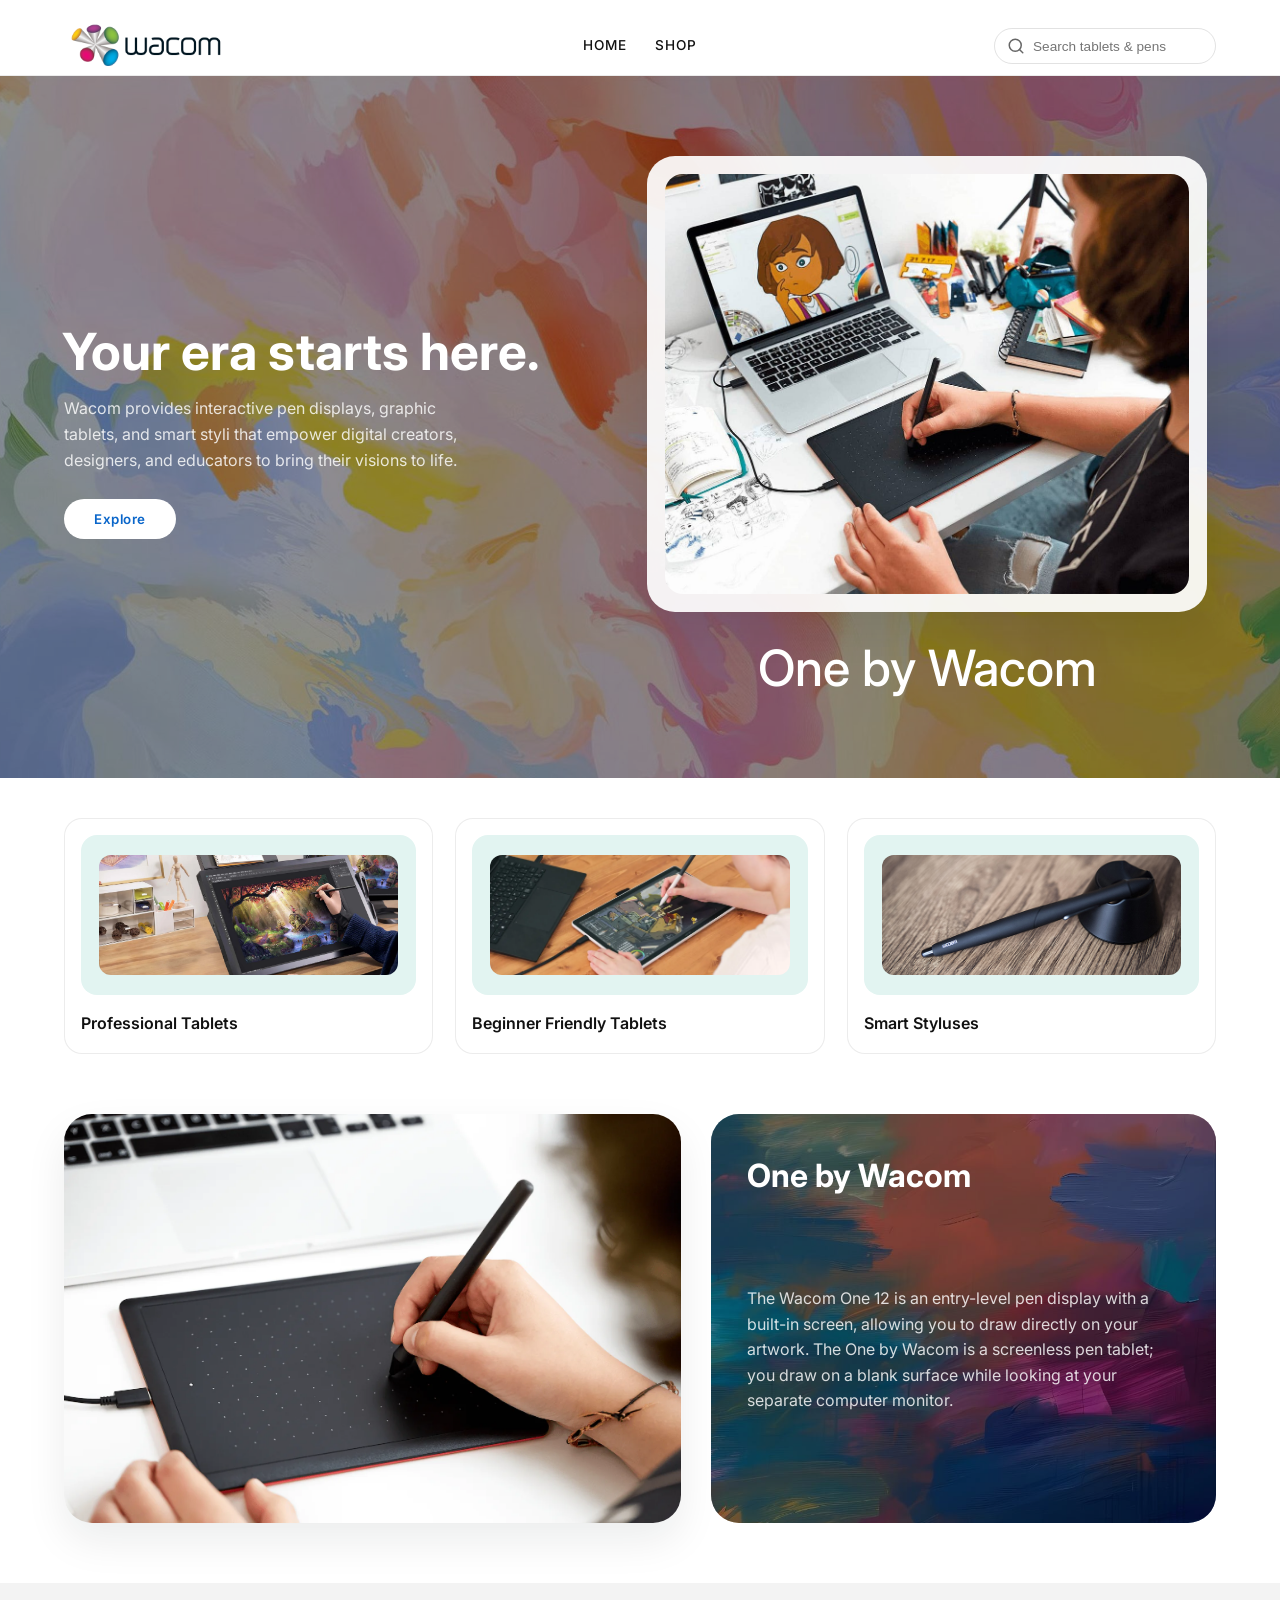
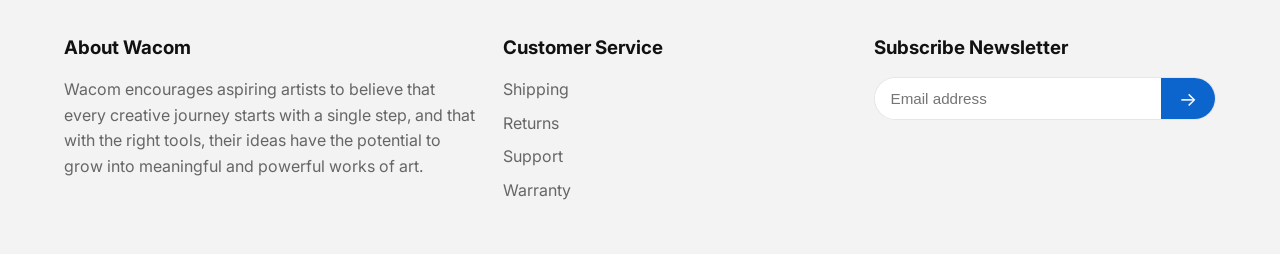
<file: index.html>
<!doctype html>
<html lang="en">
  <head>
    <meta charset="utf-8" />
    <meta name="viewport" content="width=device-width, initial-scale=1" />
    <title>Yourshop | Tablets & Styluses</title>
    <link rel="preconnect" href="https://fonts.googleapis.com" />
    <link rel="preconnect" href="https://fonts.gstatic.com" crossorigin />
    <link
      href="https://fonts.googleapis.com/css2?family=Inter:wght@400;500;600;700;800&display=swap"
      rel="stylesheet"
    />
    <link rel="stylesheet" href="styles.css" />
  </head>
  <body>
    <header class="site-header">
      <div class="header-inner">
        <a class="logo" href="index.html" aria-label="Wacom home">
          <img src="assets/Wacom-logo.png" alt="Wacom" />
        </a>
        <nav class="nav">
          <a href="index.html" class="nav-link">Home</a>
          <a href="products.html" class="nav-link">Shop</a>
        </nav>
        <form class="search" role="search">
          <svg
            class="search-icon"
            aria-hidden="true"
            xmlns="http://www.w3.org/2000/svg"
            width="18"
            height="18"
            viewBox="0 0 24 24"
            fill="none"
            stroke="currentColor"
            stroke-width="2"
            stroke-linecap="round"
            stroke-linejoin="round"
          >
            <circle cx="11" cy="11" r="8"></circle>
            <line x1="21" y1="21" x2="16.65" y2="16.65"></line>
          </svg>
          <input
            type="search"
            class="search-input"
            placeholder="Search tablets & pens"
            aria-label="Search"
          />
        </form>
      </div>
    </header>

    <main>
      <section class="hero">
        <div class="hero-inner">
          <div class="hero-content">
            <h1>Your era starts here.</h1>
            <p class="hero-copy">
              Wacom provides interactive pen displays, graphic tablets, and smart
              styli that empower digital creators, designers, and educators to
              bring their visions to life.
            </p>
            <button class="btn">Explore</button>
          </div>
          <div class="hero-media">
            <div class="hero-frame">
              <img src="assets/bg.png" alt="Creative workflow illustration" />
            </div>
            <p class="hero-kicker hero-kicker-right">One by Wacom</p>
          </div>
        </div>
      </section>

      <section class="category-tabs" aria-label="Product categories">
        <a
          class="category-card"
          data-category="professional"
          href="products.html?category=professional"
        >
          <div class="category-image">
            <img src="assets/pro%20tab.webp" alt="Professional tablet" />
          </div>
          <span class="category-title">Professional Tablets</span>
        </a>
        <a
          class="category-card"
          data-category="beginner"
          href="products.html?category=beginner"
        >
          <div class="category-image">
            <img src="assets/noob%20tab.webp" alt="Beginner friendly tablet" />
          </div>
          <span class="category-title">Beginner Friendly Tablets</span>
        </a>
        <a
          class="category-card"
          data-category="styluses"
          href="products.html?category=styluses"
        >
          <div class="category-image">
            <img src="assets/stylus%20tab.webp" alt="Smart stylus" />
          </div>
          <span class="category-title">Smart Styluses</span>
        </a>
      </section>

      <section class="promo">
        <div class="promo-image">
          <img
            src="assets/one%20by%20wacom%20section.webp"
            alt="One by Wacom pen tablet"
          />
        </div>
        <div class="promo-text">
          <h2>One by Wacom</h2>
          <p>
            The Wacom One 12 is an entry-level pen display with a built-in
            screen, allowing you to draw directly on your artwork. The One by
            Wacom is a screenless pen tablet; you draw on a blank surface while
            looking at your separate computer monitor.
          </p>
        </div>
      </section>

    </main>

    <footer class="site-footer">
      <div class="footer-inner">
        <div class="footer-col">
          <h3>About Wacom</h3>
          <p>
            Wacom encourages aspiring artists to believe that every creative
            journey starts with a single step, and that with the right tools,
            their ideas have the potential to grow into meaningful and powerful
            works of art.
          </p>
        </div>
        <div class="footer-col">
          <h3>Customer Service</h3>
          <ul>
            <li><a href="#">Shipping</a></li>
            <li><a href="#">Returns</a></li>
            <li><a href="#">Support</a></li>
            <li><a href="#">Warranty</a></li>
          </ul>
        </div>
        <div class="footer-col">
          <h3>Subscribe Newsletter</h3>
          <form class="newsletter">
            <input type="email" placeholder="Email address" required />
            <button type="submit" aria-label="Submit email">
              &#8594;
            </button>
          </form>
        </div>
      </div>
    </footer>

    <script src="script.js"></script>
  </body>
</html>
</file>
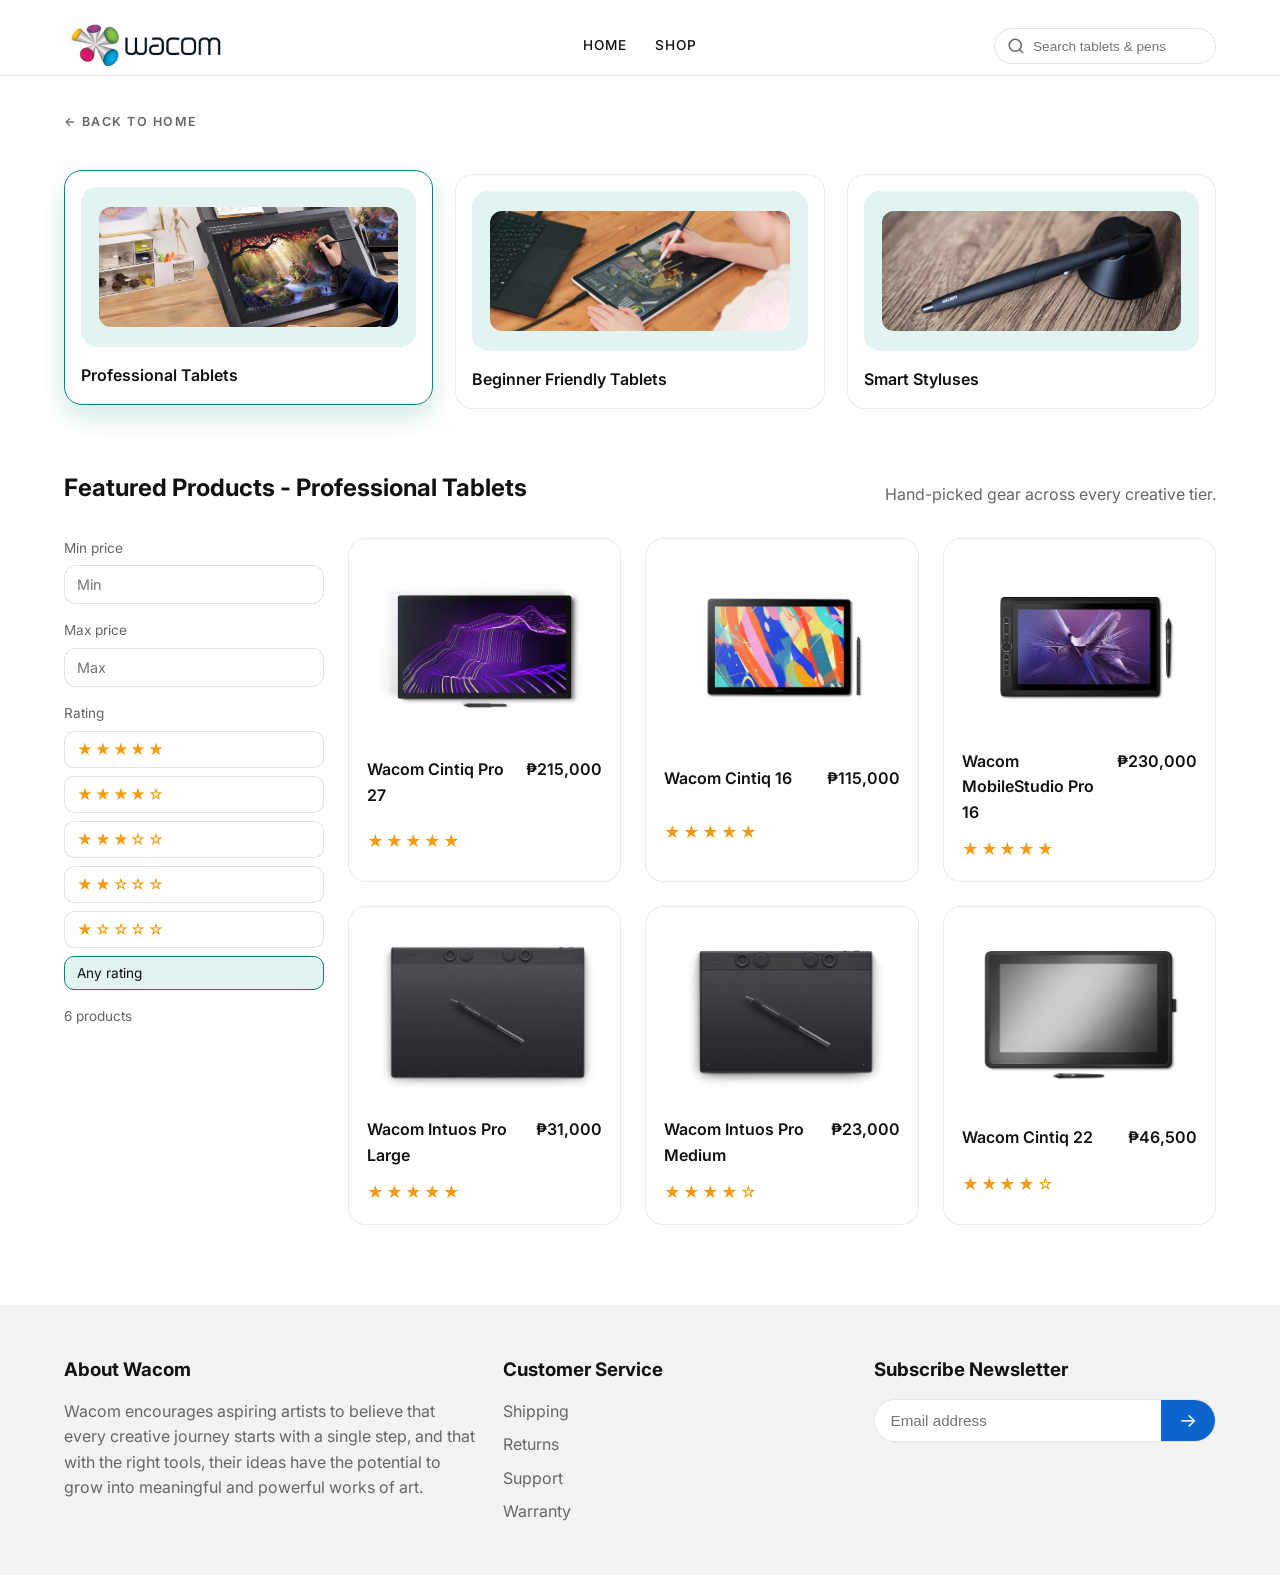
<file: products.html>
<!doctype html>
<html lang="en">
  <head>
    <meta charset="utf-8" />
    <meta name="viewport" content="width=device-width, initial-scale=1" />
    <title>Yourshop | Featured Products</title>
    <link rel="preconnect" href="https://fonts.googleapis.com" />
    <link rel="preconnect" href="https://fonts.gstatic.com" crossorigin />
    <link
      href="https://fonts.googleapis.com/css2?family=Inter:wght@400;500;600;700;800&display=swap"
      rel="stylesheet"
    />
    <link rel="stylesheet" href="styles.css" />
  </head>
  <body>
    <header class="site-header">
      <div class="header-inner">
        <a class="logo" href="index.html" aria-label="Wacom home">
          <img src="assets/Wacom-logo.png" alt="Wacom" />
        </a>
        <nav class="nav">
          <a href="index.html" class="nav-link">Home</a>
          <a href="products.html" class="nav-link">Shop</a>
        </nav>
        <form class="search" role="search">
          <svg
            class="search-icon"
            aria-hidden="true"
            xmlns="http://www.w3.org/2000/svg"
            width="18"
            height="18"
            viewBox="0 0 24 24"
            fill="none"
            stroke="currentColor"
            stroke-width="2"
            stroke-linecap="round"
            stroke-linejoin="round"
          >
            <circle cx="11" cy="11" r="8"></circle>
            <line x1="21" y1="21" x2="16.65" y2="16.65"></line>
          </svg>
          <input
            type="search"
            class="search-input"
            placeholder="Search tablets & pens"
            aria-label="Search"
          />
        </form>
      </div>
    </header>

    <main class="shop-main">
      <div class="page-actions">
        <a class="back-link" href="index.html" aria-label="Back to home">
          &#8592; Back to Home
        </a>
      </div>

      <section class="category-tabs" aria-label="Product categories">
        <a
          class="category-card"
          data-category="professional"
          href="products.html?category=professional"
        >
          <div class="category-image">
            <img src="assets/pro%20tab.webp" alt="Professional tablet" />
          </div>
          <span class="category-title">Professional Tablets</span>
        </a>
        <a
          class="category-card"
          data-category="beginner"
          href="products.html?category=beginner"
        >
          <div class="category-image">
            <img src="assets/noob%20tab.webp" alt="Beginner friendly tablet" />
          </div>
          <span class="category-title">Beginner Friendly Tablets</span>
        </a>
        <a
          class="category-card"
          data-category="styluses"
          href="products.html?category=styluses"
        >
          <div class="category-image">
            <img src="assets/stylus%20tab.webp" alt="Smart stylus" />
          </div>
          <span class="category-title">Smart Styluses</span>
        </a>
      </section>

      <section id="product-section" class="product-section">
        <div class="section-header">
          <h2 data-product-title>Featured Products</h2>
          <p>Hand-picked gear across every creative tier.</p>
        </div>
        <div class="product-layout">
          <aside class="product-filters" aria-label="Filter products">
            <div class="filter-group">
              <label for="price-min">Min price</label>
              <input
                id="price-min"
                class="filter-input"
                type="number"
                min="0"
                inputmode="numeric"
                placeholder="Min"
                data-price-min
              />
            </div>
            <div class="filter-group">
              <label for="price-max">Max price</label>
              <input
                id="price-max"
                class="filter-input"
                type="number"
                min="0"
                inputmode="numeric"
                placeholder="Max"
                data-price-max
              />
            </div>
            <div class="filter-group">
              <span class="filter-label">Rating</span>
              <div class="rating-list" role="list">
                <button
                  type="button"
                  class="rating-option"
                  data-rating-value="5"
                  aria-pressed="false"
                  aria-label="5 stars"
                >
                  <span class="rating-stars" aria-hidden="true">
                    &#9733;&#9733;&#9733;&#9733;&#9733;
                  </span>
                </button>
                <button
                  type="button"
                  class="rating-option"
                  data-rating-value="4"
                  aria-pressed="false"
                  aria-label="4 stars and up"
                >
                  <span class="rating-stars" aria-hidden="true">
                    &#9733;&#9733;&#9733;&#9733;&#9734;
                  </span>
                </button>
                <button
                  type="button"
                  class="rating-option"
                  data-rating-value="3"
                  aria-pressed="false"
                  aria-label="3 stars and up"
                >
                  <span class="rating-stars" aria-hidden="true">
                    &#9733;&#9733;&#9733;&#9734;&#9734;
                  </span>
                </button>
                <button
                  type="button"
                  class="rating-option"
                  data-rating-value="2"
                  aria-pressed="false"
                  aria-label="2 stars and up"
                >
                  <span class="rating-stars" aria-hidden="true">
                    &#9733;&#9733;&#9734;&#9734;&#9734;
                  </span>
                </button>
                <button
                  type="button"
                  class="rating-option"
                  data-rating-value="1"
                  aria-pressed="false"
                  aria-label="1 star and up"
                >
                  <span class="rating-stars" aria-hidden="true">
                    &#9733;&#9734;&#9734;&#9734;&#9734;
                  </span>
                </button>
                <button
                  type="button"
                  class="rating-option"
                  data-rating-value=""
                  aria-pressed="false"
                >
                  Any rating
                </button>
              </div>
            </div>
            <button class="filter-clear" type="button" data-filter-clear>
              Clear filters
            </button>
            <div class="filter-status" data-filter-status aria-live="polite"></div>
          </aside>
          <div class="product-results">
            <div id="product-grid" class="product-grid" aria-live="polite"></div>
          </div>
        </div>
      </section>
    </main>

    <footer class="site-footer">
      <div class="footer-inner">
        <div class="footer-col">
          <h3>About Wacom</h3>
          <p>
            Wacom encourages aspiring artists to believe that every creative
            journey starts with a single step, and that with the right tools,
            their ideas have the potential to grow into meaningful and powerful
            works of art.
          </p>
        </div>
        <div class="footer-col">
          <h3>Customer Service</h3>
          <ul>
            <li><a href="#">Shipping</a></li>
            <li><a href="#">Returns</a></li>
            <li><a href="#">Support</a></li>
            <li><a href="#">Warranty</a></li>
          </ul>
        </div>
        <div class="footer-col">
          <h3>Subscribe Newsletter</h3>
          <form class="newsletter">
            <input type="email" placeholder="Email address" required />
            <button type="submit" aria-label="Submit email">
              &#8594;
            </button>
          </form>
        </div>
      </div>
    </footer>

    <script src="script.js"></script>
  </body>
</html>
</file>
<file: styles.css>
:root {
  /* Primary Brand Colors */
  --color-bg-primary: #ffffff;
  --color-bg-secondary: #f3f3f3;

  /* Accent Blocks */
  --color-accent-peach: #fcecd2;
  --color-accent-teal: #0c8274;
  --color-accent-mint: #e2f4f1;

  /* Typography & UI */
  --color-text-main: #111111;
  --color-text-muted: #666666;
  --color-star-rating: #f39c12;

  /* Fonts */
  --font-primary: "Inter", sans-serif;

  --shadow-soft: 0 18px 40px rgba(15, 25, 20, 0.08);
  --radius-lg: 28px;
  --radius-md: 18px;
}

* {
  box-sizing: border-box;
  margin: 0;
  padding: 0;
}

body {
  font-family: var(--font-primary);
  background: var(--color-bg-primary);
  color: var(--color-text-main);
  line-height: 1.6;
}

a {
  color: inherit;
  text-decoration: none;
}

img {
  width: 100%;
  display: block;
}

button {
  font-family: inherit;
  border: none;
  background: none;
  cursor: pointer;
}

.site-header {
  position: sticky;
  top: 0;
  z-index: 10;
  background: rgba(255, 255, 255, 0.96);
  backdrop-filter: blur(8px);
  border-bottom: 1px solid rgba(17, 17, 17, 0.08);
  overflow: visible;
}

.header-inner {
  max-width: 1200px;
  margin: 0 auto;
  height: 75px;
  padding: 0 24px;
  display: grid;
  grid-template-columns: 1fr auto 1fr;
  align-items: center;
  gap: 24px;
}

.logo {
  display: inline-flex;
  align-items: center;
  gap: 8px;
  justify-self: start;
}

.logo img {
  height: 92px;
  width: auto;
  display: block;
}

.nav {
  display: flex;
  justify-content: center;
  gap: 28px;
  font-weight: 500;
  justify-self: center;
}

.nav-link {
  text-transform: uppercase;
  font-size: 0.85rem;
  letter-spacing: 0.08em;
}

.search {
  display: flex;
  align-items: center;
  gap: 8px;
  padding: 8px 12px;
  border-radius: 999px;
  border: 1px solid rgba(17, 17, 17, 0.12);
  min-width: 210px;
  justify-self: end;
}

.search-icon {
  width: 18px;
  height: 18px;
  color: var(--color-text-muted);
  flex-shrink: 0;
  display: block;
}

.search-input {
  border: none;
  outline: none;
  font-size: 0.85rem;
  width: 100%;
}

.hero {
  background: url("assets/bg colorful yay.png") center / cover no-repeat;
  color: #ffffff;
  padding: 80px 0 70px;
  position: relative;
  overflow: hidden;
}

.hero::before {
  content: "";
  position: absolute;
  inset: 0;
  background: rgba(5, 18, 38, 0.45);
  pointer-events: none;
}

.hero-inner {
  max-width: 1200px;
  margin: 0 auto;
  padding: 0 24px;
  display: grid;
  grid-template-columns: 1fr 1.1fr;
  gap: 50px;
  align-items: center;
  position: relative;
  z-index: 1;
}

.hero-kicker {
  font-size: 1.1rem;
  font-weight: 500;
  margin-bottom: 18px;
  max-width: 380px;
}

.hero-kicker-right {
  margin: 16px auto 0;
  max-width: none;
  text-align: center;
  font-size: 50px;
}

.hero-content h1 {
  font-size: clamp(2.8rem, 4vw, 4rem);
  line-height: 1.05;
  margin-bottom: 18px;
  text-indent: -0.04em;
}

.hero-content h1 span {
  display: block;
}

.hero-copy {
  color: rgba(255, 255, 255, 0.82);
  margin-bottom: 26px;
  max-width: 420px;
}

.btn {
  padding: 12px 30px;
  border-radius: 999px;
  background: #ffffff;
  color: #0a66ca;
  font-weight: 600;
  letter-spacing: 0.04em;
}

.hero-media {
  position: relative;
  display: flex;
  flex-direction: column;
  justify-content: center;
  align-items: center;
}

.hero-frame {
  background: rgba(255, 255, 255, 0.92);
  border-radius: var(--radius-lg);
  padding: 18px;
  box-shadow: var(--shadow-soft);
  width: min(560px, 100%);
}

.hero-frame img {
  border-radius: 18px;
  height: 420px;
  object-fit: cover;
}

.hero-bars {
  position: absolute;
  left: -28px;
  top: 50%;
  transform: translateY(-50%);
  display: flex;
  gap: 12px;
}

.hero-bars span {
  width: 14px;
  height: 80px;
  border-radius: 999px;
  background: rgba(255, 255, 255, 0.35);
}

.category-tabs {
  max-width: 1200px;
  margin: 0 auto;
  padding: 40px 24px 60px;
  display: grid;
  grid-template-columns: repeat(3, 1fr);
  gap: 22px;
}

.category-card {
  background: #ffffff;
  border-radius: var(--radius-md);
  border: 1px solid rgba(17, 17, 17, 0.08);
  padding: 16px;
  text-align: left;
  display: grid;
  gap: 16px;
  transition: transform 0.2s ease, box-shadow 0.2s ease, border 0.2s ease;
}

.category-card.active {
  border-color: var(--color-accent-teal);
  box-shadow: 0 12px 28px rgba(12, 130, 116, 0.18);
  transform: translateY(-4px);
}

.category-image {
  background: var(--color-accent-mint);
  border-radius: 16px;
  padding: 18px;
  height: 160px;
  display: flex;
  align-items: center;
  justify-content: center;
}

.category-image img {
  height: 120px;
  object-fit: cover;
  border-radius: 12px;
}

.category-title {
  font-weight: 600;
  font-size: 1rem;
}

.promo {
  max-width: 1200px;
  margin: 0 auto 60px;
  padding: 0 24px;
  display: grid;
  grid-template-columns: 1.1fr 0.9fr;
  gap: 30px;
  align-items: stretch;
}

.promo-text {
  background: url("assets/one by wacom bg.jpg") center / cover no-repeat;
  border-radius: var(--radius-lg);
  padding: 36px;
  display: grid;
  gap: 12px;
  position: relative;
  overflow: hidden;
  color: #ffffff;
}

.promo-text::before {
  content: "";
  position: absolute;
  inset: 0;
  background: rgba(5, 18, 38, 0.45);
  pointer-events: none;
}

.promo-text > * {
  position: relative;
  z-index: 1;
}

.promo-text h2 {
  font-size: 2rem;
  color: #ffffff;
}

.promo-text p {
  color: rgba(255, 255, 255, 0.82);
}

.promo-image img {
  border-radius: var(--radius-lg);
  height: 100%;
  object-fit: cover;
  box-shadow: var(--shadow-soft);
}

.shop-main {
  min-height: 100vh;
}

.page-actions {
  max-width: 1200px;
  margin: 32px auto 0;
  padding: 0 24px;
}

.back-link {
  display: inline-flex;
  align-items: center;
  gap: 8px;
  text-transform: uppercase;
  letter-spacing: 0.12em;
  font-size: 0.78rem;
  font-weight: 600;
  color: var(--color-text-muted);
  transition: color 0.2s ease;
}

.back-link:hover {
  color: var(--color-text-main);
}

.product-section {
  max-width: 1200px;
  margin: 0 auto 80px;
  padding: 0 24px;
}

.section-header {
  display: flex;
  justify-content: space-between;
  align-items: flex-end;
  margin-bottom: 30px;
}

.section-header p {
  color: var(--color-text-muted);
}

.product-layout {
  display: grid;
  grid-template-columns: 260px 1fr;
  gap: 24px;
  align-items: start;
}

.product-results {
  min-width: 0;
}

.product-filters {
  display: flex;
  flex-direction: column;
  align-items: flex-start;
  gap: 16px;
  margin-bottom: 0;
}

.filter-group {
  display: grid;
  gap: 6px;
  font-size: 0.85rem;
  color: var(--color-text-muted);
  width: 100%;
}

.filter-input {
  width: 100%;
  padding: 10px 12px;
  border-radius: 12px;
  border: 1px solid rgba(17, 17, 17, 0.12);
  font-size: 0.9rem;
  font-family: inherit;
  background: #ffffff;
  color: var(--color-text-main);
}

.filter-label {
  font-size: 0.85rem;
  color: var(--color-text-muted);
}

.rating-list {
  display: grid;
  gap: 8px;
  width: 100%;
}

.rating-option {
  width: 100%;
  padding: 8px 12px;
  border-radius: 10px;
  border: 1px solid rgba(17, 17, 17, 0.12);
  background: #ffffff;
  color: var(--color-text-main);
  font-size: 0.85rem;
  text-align: left;
  display: flex;
  align-items: center;
  justify-content: flex-start;
  gap: 8px;
}

.rating-stars {
  color: var(--color-star-rating);
  letter-spacing: 0.12em;
  font-size: 0.95rem;
}

.rating-option.is-active {
  border-color: var(--color-accent-teal);
  background: var(--color-accent-mint);
}

.filter-clear {
  width: 100%;
  padding: 10px 16px;
  border-radius: 999px;
  background: var(--color-text-main);
  color: #ffffff;
  font-size: 0.78rem;
  font-weight: 600;
  letter-spacing: 0.1em;
  text-transform: uppercase;
  text-align: center;
}

.filter-clear.is-hidden {
  display: none;
}

.filter-status {
  margin-left: 0;
  font-size: 0.85rem;
  color: var(--color-text-muted);
}

.product-grid {
  display: grid;
  grid-template-columns: repeat(3, 1fr);
  gap: 24px;
}

.product-grid.is-empty {
  grid-template-columns: 1fr;
}

.product-empty {
  background: var(--color-bg-secondary);
  border-radius: var(--radius-md);
  padding: 24px;
  text-align: center;
  color: var(--color-text-muted);
}

.product-card {
  background: #ffffff;
  border-radius: var(--radius-md);
  border: 1px solid rgba(17, 17, 17, 0.08);
  padding: 18px;
  display: grid;
  gap: 12px;
}

.product-image {
  background: transparent;
  border-radius: 14px;
  height: 180px;
  display: flex;
  align-items: center;
  justify-content: center;
}

.product-image img {
  width: 100%;
  height: auto;
  max-height: 100%;
  object-fit: contain;
  border-radius: 10px;
}

.product-meta {
  color: var(--color-text-muted);
  font-size: 0.85rem;
  text-transform: uppercase;
  letter-spacing: 0.12em;
}

.product-row {
  display: flex;
  justify-content: space-between;
  gap: 12px;
  font-weight: 600;
}

.product-rating {
  color: var(--color-star-rating);
  letter-spacing: 0.12em;
}

.site-footer {
  background: var(--color-bg-secondary);
  padding: 50px 0;
}

.footer-inner {
  max-width: 1200px;
  margin: 0 auto;
  padding: 0 24px;
  display: grid;
  grid-template-columns: 1.2fr 1fr 1fr;
  gap: 28px;
}

.footer-col h3 {
  margin-bottom: 14px;
}

.footer-col p,
.footer-col a {
  color: var(--color-text-muted);
}

.footer-col ul {
  list-style: none;
  display: grid;
  gap: 8px;
}

.newsletter {
  display: flex;
  background: #ffffff;
  border-radius: 999px;
  overflow: hidden;
  border: 1px solid rgba(17, 17, 17, 0.1);
}

.newsletter input {
  flex: 1;
  border: none;
  padding: 12px 16px;
  font-size: 0.95rem;
  outline: none;
}

.newsletter button {
  background: #0c65cc;
  color: #ffffff;
  padding: 0 18px;
  font-size: 1.2rem;
}

@media (max-width: 960px) {
  .hero {
    padding: 60px 0 50px;
  }

  .hero-inner {
    grid-template-columns: 1fr;
  }

  .hero-bars {
    display: none;
  }

  .hero-frame img {
    height: 360px;
  }

  .promo {
    grid-template-columns: 1fr;
  }

  .product-grid {
    grid-template-columns: repeat(2, 1fr);
  }

  .product-layout {
    grid-template-columns: 1fr;
  }

  .product-filters {
    margin-bottom: 24px;
  }

  .section-header {
    flex-direction: column;
    gap: 10px;
    align-items: flex-start;
  }
}

@media (max-width: 720px) {
  .header-inner {
    grid-template-columns: 1fr;
    justify-items: start;
  }

  .nav {
    justify-content: flex-start;
  }

  .search {
    width: 100%;
  }

  .category-tabs {
    grid-template-columns: 1fr;
  }

  .hero-frame img {
    height: auto;
  }

  .product-grid {
    grid-template-columns: 1fr;
  }

  .product-filters {
    align-items: stretch;
  }

  .filter-input {
    width: 100%;
  }

  .rating-option {
    width: 100%;
  }

  .filter-status {
    margin-left: 0;
  }

  .footer-inner {
    grid-template-columns: 1fr;
  }
}
</file>
